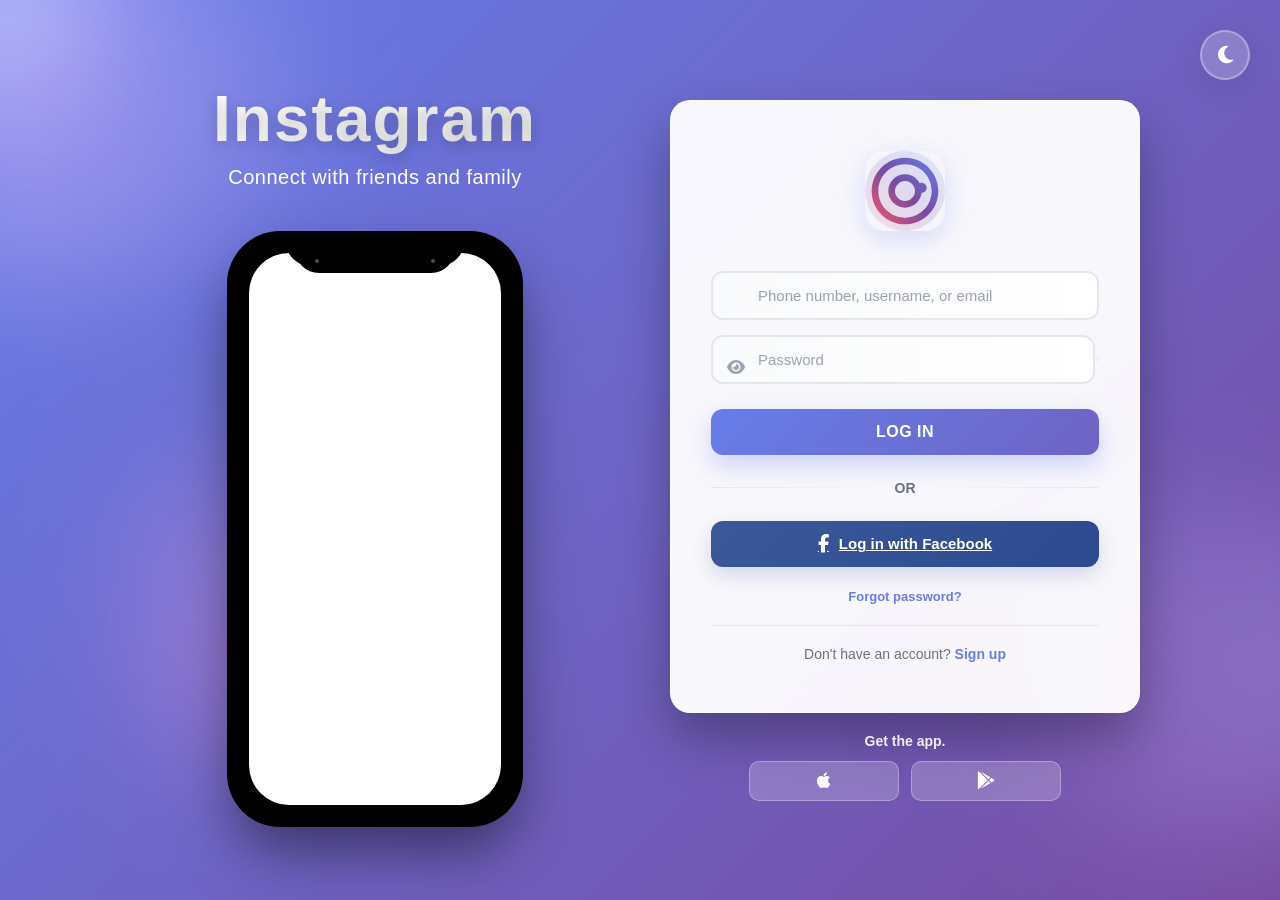
<file: inde.html>
<!DOCTYPE html>
<html lang="en">

<head>
  <meta charset="UTF-8">
  <meta name="viewport" content="width=device-width, initial-scale=1.0">
  <link rel="stylesheet" href="./css/main.css">
  <link rel="stylesheet" href="https://cdnjs.cloudflare.com/ajax/libs/font-awesome/6.4.0/css/all.min.css">
  <title>Instagram Login - Modern Design</title>
</head>

<body>
  <!-- Mouse Tracker Light -->
  <div class="mouse-tracker">
    <div class="tracker-light"></div>
    <div class="tracker-glow"></div>
    <div class="tracker-particles"></div>
  </div>

  <button class="theme-toggle" id="themeToggle" aria-label="Toggle dark mode">
    <i class="fas fa-moon"></i>
  </button>

  <div class="background-animation">
    <div class="gradient-blob blob-1"></div>
    <div class="gradient-blob blob-2"></div>
    <div class="gradient-blob blob-3"></div>
  </div>

  <div class="container">
    <div class="login-wrapper">
      <div class="left-section">
        <div class="brand-section">
          <h1 class="brand-title">Instagram</h1>
          <p class="brand-subtitle">Connect with friends and family</p>
        </div>
        <div class="phone-mockup">
          <div class="phone-notch"></div>
          <div class="phone-content">
            <i class="fas fa-image"></i>
          </div>
        </div>
      </div>

      <div class="right-section">
        <div class="login-container">
          <div class="logo-wrapper">
            <svg class="instagram-logo" viewBox="0 0 24 24" fill="none" xmlns="http://www.w3.org/2000/svg">
              <!-- Outer gradient circle -->
              <defs>
                <linearGradient id="instagramGradient" x1="0%" y1="100%" x2="100%" y2="0%">
                  <stop offset="0%" style="stop-color:#f5576c;stop-opacity:1" />
                  <stop offset="50%" style="stop-color:#764ba2;stop-opacity:1" />
                  <stop offset="100%" style="stop-color:#667eea;stop-opacity:1" />
                </linearGradient>
              </defs>
              <!-- Background circle -->
              <circle cx="12" cy="12" r="12" fill="url(#instagramGradient)" opacity="0.15" />
              <!-- Instagram icon -->
              <path
                d="M12 2C6.48 2 2 6.48 2 12C2 17.52 6.48 22 12 22C17.52 22 22 17.52 22 12C22 6.48 17.52 2 12 2M12 20C7.58 20 4 16.42 4 12C4 7.58 7.58 4 12 4C16.42 4 20 7.58 20 12C20 16.42 16.42 20 12 20M17 12.5C17.83 12.5 18.5 11.83 18.5 11C18.5 10.17 17.83 9.5 17 9.5C16.17 9.5 15.5 10.17 15.5 11C15.5 11.83 16.17 12.5 17 12.5M12 7C9.24 7 7 9.24 7 12C7 14.76 9.24 17 12 17C14.76 17 17 14.76 17 12C17 9.24 14.76 7 12 7M12 15C10.34 15 9 13.66 9 12C9 10.34 10.34 9 12 9C13.66 9 15 10.34 15 12C15 13.66 13.66 15 12 15Z"
                fill="url(#instagramGradient)" />
            </svg>
          </div>

          <form id="loginForm" class="login-form">
            <div class="input-group">
              <i class="fas fa-user"></i>
              <input id="username" type="text" placeholder="Phone number, username, or email" required>
            </div>

            <div class="input-group">
              <i class="fas fa-lock"></i>
              <input id="password" type="password" placeholder="Password" required>
              <button type="button" class="password-toggle" id="passwordToggle" aria-label="Toggle password visibility">
                <i class="fas fa-eye"></i>
              </button>
            </div>

            <button type="submit" class="btn-submit">Log In</button>
          </form>

          <div class="divider">
            <span>OR</span>
          </div>

          <a href="https://www.facebook.com/login/" target="_blank" class="btn-facebook">
            <i class="fab fa-facebook-f"></i>
            Log in with Facebook
          </a>

          <div class="forgot-password">
            <a href="https://www.instagram.com/accounts/password/reset/" target="_blank">Forgot password?</a>
          </div>

          <div class="signup-section">
            <p>Don't have an account? <a href="https://www.instagram.com/accounts/emailsignup/" target="_blank"
                class="signup-link">Sign up</a></p>
          </div>
        </div>

        <div class="app-download">
          <p>Get the app.</p>
          <div class="download-buttons">
            <a href="https://apps.apple.com/app/instagram/id389801252" target="_blank" class="download-btn">
              <i class="fab fa-apple"></i>
            </a>
            <a href="https://play.google.com/store/apps/details?id=com.instagram.android" target="_blank"
              class="download-btn">
              <i class="fab fa-google-play"></i>
            </a>
          </div>
        </div>
      </div>
    </div>
  </div>

  <script src="./js/script.js"></script>
</body>

<script src="./js/password-toggle.js"></script>

</html>
</file>
<file: css/main.css>
* {
  margin: 0;
  padding: 0;
  box-sizing: border-box;
}

:root {
  /* Light Theme Colors */
  --primary-gradient: linear-gradient(135deg, #667eea 0%, #764ba2 100%);
  --secondary-gradient: linear-gradient(135deg, #f093fb 0%, #f5576c 100%);
  --text-dark: #1f2937;
  --text-light: #6b7280;
  --border-color: #e5e7eb;
  --bg-light: #f9fafb;
  --bg-container: rgba(255, 255, 255, 0.95);
  --input-bg: #f9fafb;
  --input-border: #e5e7eb;
  --icon-color: #9ca3af;
  --placeholder-color: #9ca3af;
  --link-color: #667eea;
  --link-hover: #764ba2;
  --divider-color: #e5e7eb;
  --shadow-light: rgba(0, 0, 0, 0.1);
  --shadow-medium: rgba(0, 0, 0, 0.15);
  --shadow-dark: rgba(0, 0, 0, 0.3);
}

/* Dark Theme */
body.dark-theme {
  --text-dark: #f3f4f6;
  --text-light: #d1d5db;
  --bg-light: #111827;
  --bg-container: rgba(17, 24, 39, 0.95);
  --input-bg: #1f2937;
  --input-border: #374151;
  --icon-color: #6b7280;
  --placeholder-color: #6b7280;
  --link-color: #818cf8;
  --link-hover: #a5b4fc;
  --divider-color: #374151;
  --shadow-light: rgba(0, 0, 0, 0.3);
  --shadow-medium: rgba(0, 0, 0, 0.4);
  --shadow-dark: rgba(0, 0, 0, 0.6);
}

html,
body {
  height: 100%;
  width: 100%;
}

body {
  font-family: -apple-system, BlinkMacSystemFont, "SF Pro Display",
    "SF Pro Text", "Segoe UI", Helvetica, Arial, sans-serif;
  background: #ffffff;
  overflow: hidden;
  position: relative;
  transition: background 0.4s cubic-bezier(0.34, 1.56, 0.64, 1);
  -webkit-font-smoothing: antialiased;
  -moz-osx-font-smoothing: grayscale;
}

body.dark-theme {
  background: #0f172a;
}

/* Mouse Tracker Light */
.mouse-tracker {
  position: fixed;
  pointer-events: none;
  z-index: 10000;
  mix-blend-mode: screen;
}

.tracker-light {
  position: absolute;
  width: 300px;
  height: 300px;
  background: radial-gradient(
    circle,
    rgba(102, 126, 234, 0.8) 0%,
    rgba(118, 75, 162, 0.4) 40%,
    transparent 70%
  );
  border-radius: 50%;
  transform: translate(-50%, -50%);
  filter: blur(40px);
  pointer-events: none;
  transition: opacity 0.2s ease;
}

.tracker-glow {
  position: absolute;
  width: 200px;
  height: 200px;
  background: radial-gradient(
    circle,
    rgba(240, 147, 251, 0.6) 0%,
    transparent 70%
  );
  border-radius: 50%;
  transform: translate(-50%, -50%);
  filter: blur(30px);
  pointer-events: none;
  opacity: 0;
  transition: opacity 0.3s ease;
}

.tracker-particles {
  position: absolute;
  width: 100%;
  height: 100%;
  pointer-events: none;
}

/* Hide tracker in dark theme by default, show subtle version */
body.dark-theme .tracker-light {
  background: radial-gradient(
    circle,
    rgba(129, 140, 248, 0.6) 0%,
    rgba(99, 102, 241, 0.2) 40%,
    transparent 70%
  );
}

body.dark-theme .tracker-glow {
  background: radial-gradient(
    circle,
    rgba(139, 92, 246, 0.4) 0%,
    transparent 70%
  );
}

/* Particle Animation */
@keyframes particle-float {
  0% {
    transform: translate(0, 0) scale(1);
    opacity: 1;
  }
  100% {
    transform: translate(var(--tx), var(--ty)) scale(0);
    opacity: 0;
  }
}

.tracker-particle {
  position: absolute;
  width: 4px;
  height: 4px;
  background: radial-gradient(circle, #667eea, #764ba2);
  border-radius: 50%;
  pointer-events: none;
  box-shadow: 0 0 10px rgba(102, 126, 234, 0.6);
  animation: particle-float 1s ease-out forwards;
}

body.dark-theme .tracker-particle {
  background: radial-gradient(circle, #818cf8, #a5b4fc);
  box-shadow: 0 0 10px rgba(129, 140, 248, 0.5);
}

/* Theme Toggle Button */
.theme-toggle {
  position: fixed;
  top: 30px;
  right: 30px;
  width: 50px;
  height: 50px;
  border-radius: 50%;
  background: rgba(255, 255, 255, 0.2);
  border: 2px solid rgba(255, 255, 255, 0.3);
  color: white;
  font-size: 20px;
  cursor: pointer;
  z-index: 1000;
  display: flex;
  align-items: center;
  justify-content: center;
  transition: all 0.4s cubic-bezier(0.34, 1.56, 0.64, 1);
  backdrop-filter: blur(10px);
  box-shadow: 0 8px 32px rgba(0, 0, 0, 0.1);
}

.theme-toggle:hover {
  background: rgba(255, 255, 255, 0.3);
  transform: scale(1.1) rotate(20deg);
  box-shadow: 0 12px 40px rgba(0, 0, 0, 0.2);
}

.theme-toggle:active {
  transform: scale(0.95);
}

.theme-toggle i {
  transition: transform 0.4s cubic-bezier(0.34, 1.56, 0.64, 1);
}

.theme-toggle i.fa-sun {
  animation: rotate360 0.6s ease-in-out;
}

@keyframes rotate360 {
  from {
    transform: rotate(0deg);
  }
  to {
    transform: rotate(360deg);
  }
}

/* Animated Background */
.background-animation {
  position: fixed;
  top: 0;
  left: 0;
  width: 100%;
  height: 100%;
  background: linear-gradient(
    135deg,
    #667eea 0%,
    #764ba2 25%,
    #f093fb 50%,
    #f5576c 75%,
    #667eea 100%
  );
  background-size: 400% 400%;
  z-index: -2;
  overflow: hidden;
  animation: premiumGradientShift 15s ease infinite;
  transition: background 0.6s ease;
}

body.dark-theme .background-animation {
  background: linear-gradient(
    135deg,
    #0f172a 0%,
    #1e293b 25%,
    #2d1b4e 50%,
    #3d1b3d 75%,
    #0f172a 100%
  );
  background-size: 400% 400%;
  animation: premiumGradientShiftDark 15s ease infinite;
}

@keyframes premiumGradientShift {
  0% {
    background-position: 0% 50%;
  }
  50% {
    background-position: 100% 50%;
  }
  100% {
    background-position: 0% 50%;
  }
}

@keyframes premiumGradientShiftDark {
  0% {
    background-position: 0% 50%;
  }
  50% {
    background-position: 100% 50%;
  }
  100% {
    background-position: 0% 50%;
  }
}

.gradient-blob {
  position: absolute;
  border-radius: 40% 60% 70% 30% / 40% 50% 60% 50%;
  background: rgba(255, 255, 255, 0.08);
  animation: blobAnimation 8s infinite;
  filter: blur(50px);
  mix-blend-mode: screen;
}

.blob-1 {
  width: 400px;
  height: 400px;
  top: -100px;
  left: -100px;
  background: radial-gradient(
    circle at 30% 50%,
    rgba(240, 147, 251, 0.4),
    rgba(102, 126, 234, 0.1)
  );
  animation: blobAnimation 12s ease-in-out infinite;
  animation-delay: 0s;
  transition: background 0.6s ease;
  filter: blur(60px);
}

body.dark-theme .blob-1 {
  background: radial-gradient(
    circle at 30% 50%,
    rgba(139, 92, 246, 0.3),
    rgba(96, 165, 250, 0.1)
  );
}

.blob-2 {
  width: 350px;
  height: 350px;
  bottom: 5%;
  right: -120px;
  background: radial-gradient(
    circle at 70% 50%,
    rgba(102, 126, 234, 0.4),
    rgba(245, 87, 108, 0.1)
  );
  animation: blobAnimation 14s ease-in-out infinite;
  animation-delay: 2s;
  transition: background 0.6s ease;
  filter: blur(60px);
}

body.dark-theme .blob-2 {
  background: radial-gradient(
    circle at 70% 50%,
    rgba(96, 165, 250, 0.3),
    rgba(244, 63, 94, 0.1)
  );
}

.blob-3 {
  width: 320px;
  height: 320px;
  bottom: 15%;
  left: 10%;
  background: radial-gradient(
    circle at 50% 70%,
    rgba(245, 87, 108, 0.35),
    rgba(240, 147, 251, 0.1)
  );
  animation: blobAnimation 16s ease-in-out infinite;
  animation-delay: 4s;
  transition: background 0.6s ease;
  filter: blur(60px);
}

body.dark-theme .blob-3 {
  background: radial-gradient(
    circle at 50% 70%,
    rgba(244, 63, 94, 0.25),
    rgba(139, 92, 246, 0.1)
  );
}

@keyframes blobAnimation {
  0%,
  100% {
    transform: translate(0, 0) scale(1) rotate(0deg);
  }
  25% {
    transform: translate(40px, -60px) scale(1.15) rotate(90deg);
  }
  50% {
    transform: translate(-30px, 40px) scale(0.95) rotate(180deg);
  }
  75% {
    transform: translate(50px, 20px) scale(1.1) rotate(270deg);
  }
}

/* Main Container */
.container {
  display: flex;
  justify-content: center;
  align-items: center;
  min-height: 100vh;
  padding: 20px;
  position: relative;
  z-index: 1;
}

.login-wrapper {
  display: grid;
  grid-template-columns: 1fr 1fr;
  gap: 60px;
  align-items: center;
  width: 100%;
  max-width: 1000px;
  perspective: 1000px;
}

/* Left Section */
.left-section {
  display: flex;
  flex-direction: column;
  align-items: center;
  justify-content: center;
  color: white;
  animation: fadeInLeft 0.8s ease-out;
}

@keyframes fadeInLeft {
  from {
    opacity: 0;
    transform: translateX(-50px);
  }
  to {
    opacity: 1;
    transform: translateX(0);
  }
}

.brand-section {
  text-align: center;
  margin-bottom: 50px;
  animation: premium-slide-down 0.8s cubic-bezier(0.34, 1.56, 0.64, 1);
}

.brand-title {
  font-size: 64px;
  font-weight: 800;
  margin-bottom: 10px;
  background: linear-gradient(135deg, #ffffff, #f0f0f0);
  -webkit-background-clip: text;
  -webkit-text-fill-color: transparent;
  background-clip: text;
  text-shadow: 0 4px 15px rgba(0, 0, 0, 0.2);
  animation: premium-neon-glow 3s ease-in-out infinite;
  letter-spacing: 2px;
}

.brand-subtitle {
  font-size: 20px;
  font-weight: 300;
  opacity: 0.9;
  letter-spacing: 0.5px;
  animation: premium-slide-up 0.8s ease-out 0.2s both;
}

/* Phone Mockup */
.phone-mockup {
  width: 280px;
  height: 580px;
  background: #000;
  border-radius: 45px;
  padding: 14px;
  box-shadow: 0 0 0 8px #000, 0 30px 60px rgba(0, 0, 0, 0.5);
  position: relative;
  overflow: hidden;
  animation: premium-float 4s ease-in-out infinite;
}

.phone-mockup::before {
  content: "";
  position: absolute;
  top: 0;
  left: 50%;
  transform: translateX(-50%);
  width: 180px;
  height: 28px;
  background: #000;
  border-radius: 0 0 30px 30px;
  z-index: 10;
  box-shadow: inset 0 10px 20px rgba(0, 0, 0, 0.9);
}

.phone-notch {
  position: absolute;
  top: 10px;
  left: 50%;
  transform: translateX(-50%);
  width: 160px;
  height: 24px;
  background: #000;
  border-radius: 0 0 25px 25px;
  z-index: 11;
  display: flex;
  align-items: center;
  justify-content: space-between;
  padding: 0 20px;
}

.phone-notch::before,
.phone-notch::after {
  content: "";
  width: 4px;
  height: 4px;
  background: rgba(255, 255, 255, 0.3);
  border-radius: 50%;
}

.phone-content {
  width: 100%;
  height: 100%;
  background: #fff;
  border-radius: 40px;
  display: flex;
  align-items: center;
  justify-content: center;
  overflow: hidden;
  position: relative;
}

.phone-image {
  width: 100%;
  height: 100%;
  object-fit: cover;
  object-position: center;
  border-radius: 40px;
  animation: premium-zoom-in 0.8s ease-out;
}

/* Right Section - Login Form */
.right-section {
  display: flex;
  flex-direction: column;
  gap: 20px;
  animation: fadeInRight 0.8s ease-out;
}

@keyframes fadeInRight {
  from {
    opacity: 0;
    transform: translateX(50px);
  }
  to {
    opacity: 1;
    transform: translateX(0);
  }
}

.login-container {
  background: var(--bg-container);
  backdrop-filter: blur(20px);
  border-radius: 20px;
  padding: 50px 40px;
  box-shadow: 0 25px 50px var(--shadow-dark);
  border: 1px solid rgba(255, 255, 255, 0.3);
  transition: all 0.4s cubic-bezier(0.34, 1.56, 0.64, 1);
  color: var(--text-dark);
  animation: premium-zoom-in 0.8s cubic-bezier(0.34, 1.56, 0.64, 1);
}

body.dark-theme .login-container {
  border: 1px solid rgba(255, 255, 255, 0.1);
}

.login-container:hover {
  box-shadow: 0 35px 70px var(--shadow-dark);
  transform: translateY(-5px);
  animation: premium-glow 1.5s ease-in-out infinite;
}

.logo-wrapper {
  display: flex;
  justify-content: center;
  margin-bottom: 40px;
}

.instagram-logo {
  width: 80px;
  height: 80px;
  border-radius: 20px;
  box-shadow: 0 8px 25px rgba(102, 126, 234, 0.2);
  transition: all 0.3s ease;
  animation: premium-zoom-in 0.8s cubic-bezier(0.34, 1.56, 0.64, 1) 0.3s both;
  filter: drop-shadow(0 0 20px rgba(102, 126, 234, 0.1));
  display: block;
}

.instagram-logo:hover {
  transform: scale(1.15) rotate(-5deg);
  animation: premium-pulse 1.5s ease-in-out infinite;
  box-shadow: 0 15px 40px rgba(102, 126, 234, 0.4);
  filter: drop-shadow(0 0 30px rgba(102, 126, 234, 0.3));
}

/* Form Styling */
.login-form {
  display: flex;
  flex-direction: column;
  gap: 15px;
  margin-bottom: 20px;
  animation: premium-fade-in 0.8s ease-out 0.4s both;
}

.input-group {
  position: relative;
  display: flex;
  align-items: center;
  animation: premium-slide-up 0.6s cubic-bezier(0.34, 1.56, 0.64, 1);
}

.input-group:nth-child(1) {
  animation-delay: 0.5s;
}

.input-group:nth-child(2) {
  animation-delay: 0.6s;
}

.input-group i {
  position: absolute;
  left: 16px;
  color: var(--icon-color);
  font-size: 16px;
  transition: all 0.4s cubic-bezier(0.34, 1.56, 0.64, 1);
}

.input-group input {
  width: 100%;
  padding: 14px 16px 14px 45px;
  border: 2px solid var(--input-border);
  border-radius: 12px;
  font-size: 15px;
  background-color: var(--input-bg);
  transition: all 0.4s cubic-bezier(0.34, 1.56, 0.64, 1);
  font-family: inherit;
  color: #667eea;
  font-weight: 500;
}

body.dark-theme .input-group input {
  color: #818cf8;
}

.input-group input::placeholder {
  color: var(--placeholder-color);
  transition: color 0.3s ease;
}

.input-group input:focus {
  outline: none;
  border-color: var(--link-color);
  background-color: var(--bg-light);
  box-shadow: 0 0 0 4px rgba(102, 126, 234, 0.1);
  animation: premium-border-glow 1.5s ease-in-out infinite;
  transform: translateY(-2px);
}

body.dark-theme .input-group input:focus {
  box-shadow: 0 0 0 4px rgba(129, 140, 248, 0.2);
}

.input-group input:focus ~ i {
  color: var(--link-color);
  transform: scale(1.3) rotate(10deg);
  animation: premium-pulse 0.8s ease-out;
}

.input-group input:hover {
  border-color: var(--link-color);
  box-shadow: 0 5px 15px rgba(102, 126, 234, 0.15);

  /* Password Toggle Button */
  .password-toggle {
    position: absolute;
    right: 16px;
    top: 50%;
    transform: translateY(-50%);
    background: none;
    border: none;
    color: var(--icon-color);
    font-size: 16px;
    cursor: pointer;
    transition: all 0.3s cubic-bezier(0.34, 1.56, 0.64, 1);
    padding: 6px 10px;
    display: flex;
    align-items: center;
    justify-content: center;
    z-index: 2;
    animation: premium-slide-up 0.6s cubic-bezier(0.34, 1.56, 0.64, 1) 0.6s both;
  }

  .password-toggle:hover {
    color: var(--link-color);
    transform: translateY(-50%) scale(1.2);
    animation: premium-pulse 0.6s ease-out;
  }

  .password-toggle:active {
    transform: translateY(-50%) scale(0.95);
  }

  .password-toggle i {
    transition: all 0.4s cubic-bezier(0.34, 1.56, 0.64, 1);
  }

  @keyframes icon-flip {
    0% {
      transform: rotateY(0deg);
    }
    100% {
      transform: rotateY(360deg);
    }
  }

  .password-toggle.visible i {
    animation: icon-flip 0.4s ease-out;
  }
}

/* Buttons */
.btn-submit {
  background: var(--primary-gradient);
  background-size: 200% 100%;
  color: white;
  border: none;
  padding: 14px 20px;
  border-radius: 12px;
  font-size: 16px;
  font-weight: 600;
  cursor: pointer;
  transition: all 0.4s cubic-bezier(0.34, 1.56, 0.64, 1);
  box-shadow: 0 10px 25px rgba(102, 126, 234, 0.3);
  text-transform: uppercase;
  letter-spacing: 0.5px;
  margin-top: 10px;
  animation: premium-slide-up 0.6s cubic-bezier(0.34, 1.56, 0.64, 1) 0.7s both;
  position: relative;
  overflow: hidden;
}

.btn-submit::before {
  content: "";
  position: absolute;
  top: 50%;
  left: 50%;
  width: 0;
  height: 0;
  border-radius: 50%;
  background: rgba(255, 255, 255, 0.3);
  transform: translate(-50%, -50%);
  transition: width 0.6s, height 0.6s;
}

.btn-submit:hover {
  transform: translateY(-4px) scale(1.02);
  box-shadow: 0 20px 50px rgba(102, 126, 234, 0.5);
  animation: premium-glow 1.5s ease-in-out infinite;
  background-position: 100% 0;
}

.btn-submit:active {
  transform: translateY(-2px) scale(0.98);
}

.btn-submit:active::before {
  width: 300px;
  height: 300px;
}

.divider {
  display: flex;
  align-items: center;
  margin: 25px 0;
  gap: 15px;
  animation: premium-fade-in 0.8s ease-out 0.8s both;
}

.divider::before,
.divider::after {
  content: "";
  flex: 1;
  height: 1px;
  background: linear-gradient(to right, var(--divider-color), transparent);
  transition: background 0.4s ease;
}

.divider::after {
  background: linear-gradient(to left, var(--divider-color), transparent);
  transition: background 0.4s ease;
}

.divider span {
  color: var(--text-light);
  font-size: 14px;
  font-weight: 600;
  transition: color 0.4s ease;
}

.btn-facebook {
  display: flex;
  align-items: center;
  justify-content: center;
  gap: 10px;
  background: linear-gradient(135deg, #3b5998 0%, #1e3a8a 100%);
  background-size: 200% 100%;
  color: white;
  border: none;
  padding: 14px 20px;
  border-radius: 12px;
  font-size: 15px;
  font-weight: 600;
  cursor: pointer;
  transition: all 0.4s cubic-bezier(0.34, 1.56, 0.64, 1);
  box-shadow: 0 8px 20px rgba(59, 89, 152, 0.2);
  animation: premium-slide-up 0.6s cubic-bezier(0.34, 1.56, 0.64, 1) 0.8s both;
  position: relative;
  overflow: hidden;
}

.btn-facebook::after {
  content: "";
  position: absolute;
  top: 0;
  left: -100%;
  width: 100%;
  height: 100%;
  background: linear-gradient(
    90deg,
    transparent,
    rgba(255, 255, 255, 0.3),
    transparent
  );
  transition: left 0.6s cubic-bezier(0.34, 1.56, 0.64, 1);
}

body.dark-theme .btn-facebook {
  background: linear-gradient(135deg, #1e3a8a 0%, #0c2559 100%);
  background-size: 200% 100%;
  box-shadow: 0 8px 20px rgba(30, 58, 138, 0.4);
}

.btn-facebook:hover {
  transform: translateY(-3px) scale(1.02);
  box-shadow: 0 18px 40px rgba(59, 89, 152, 0.4);
  background-position: 100% 0;
  animation: premium-bounce 0.6s ease-out;
}

.btn-facebook:hover::after {
  left: 100%;
}

.btn-facebook i {
  font-size: 18px;
  transition: transform 0.4s cubic-bezier(0.34, 1.56, 0.64, 1);
}

.btn-facebook:hover i {
  transform: scale(1.3) rotate(15deg);
}

/* Links */
.forgot-password {
  text-align: center;
  margin: 20px 0;
}

.forgot-password a {
  color: var(--link-color);
  text-decoration: none;
  font-size: 13px;
  font-weight: 600;
  transition: all 0.3s ease;
}

.forgot-password a:hover {
  color: var(--link-hover);
  text-decoration: underline;
}

.signup-section {
  text-align: center;
  padding-top: 20px;
  border-top: 1px solid var(--divider-color);
  color: var(--text-light);
  font-size: 14px;
  transition: border-color 0.4s ease;
}

.signup-section a {
  color: var(--link-color);
  font-weight: 600;
  text-decoration: none;
  transition: all 0.3s ease;
}

.signup-section a:hover {
  color: var(--link-hover);
  text-decoration: underline;
}

/* App Download Section */
.app-download {
  text-align: center;
  color: white;
  animation: fadeIn 1s ease-out 0.3s both;
}

.app-download p {
  font-size: 14px;
  font-weight: 600;
  margin-bottom: 12px;
  opacity: 0.9;
  transition: opacity 0.4s ease;
}

.download-buttons {
  display: flex;
  gap: 12px;
  justify-content: center;
}

.download-btn {
  width: 150px;
  padding: 10px;
  background: rgba(255, 255, 255, 0.2);
  border: 1px solid rgba(255, 255, 255, 0.3);
  border-radius: 10px;
  color: white;
  text-decoration: none;
  font-size: 14px;
  font-weight: 600;
  transition: all 0.4s cubic-bezier(0.34, 1.56, 0.64, 1);
  display: flex;
  align-items: center;
  justify-content: center;
  gap: 8px;
  position: relative;
  overflow: hidden;
}

.download-btn::before {
  content: "";
  position: absolute;
  top: 0;
  left: -100%;
  width: 100%;
  height: 100%;
  background: linear-gradient(
    90deg,
    transparent,
    rgba(255, 255, 255, 0.2),
    transparent
  );
  transition: left 0.6s ease;
  pointer-events: none;
}

.download-btn:hover::before {
  left: 100%;
}

.download-btn:hover {
  background: rgba(255, 255, 255, 0.35);
  transform: translateY(-3px) scale(1.05);
  box-shadow: 0 8px 20px rgba(0, 0, 0, 0.2);
}

.download-btn i {
  font-size: 18px;
  position: relative;
  z-index: 1;
}

@keyframes fadeIn {
  from {
    opacity: 0;
  }
  to {
    opacity: 1;
  }
}

/* ============= PREMIUM ANIMATIONS COLLECTION ============= */

/* Smooth entrance animations */
@keyframes premium-fade-in {
  from {
    opacity: 0;
    filter: blur(10px);
  }
  to {
    opacity: 1;
    filter: blur(0px);
  }
}

@keyframes premium-slide-up {
  from {
    opacity: 0;
    transform: translateY(50px);
    filter: blur(10px);
  }
  to {
    opacity: 1;
    transform: translateY(0);
    filter: blur(0px);
  }
}

@keyframes premium-slide-down {
  from {
    opacity: 0;
    transform: translateY(-50px);
    filter: blur(10px);
  }
  to {
    opacity: 1;
    transform: translateY(0);
    filter: blur(0px);
  }
}

@keyframes premium-zoom-in {
  from {
    opacity: 0;
    transform: scale(0.9) perspective(1000px) rotateX(20deg);
    filter: blur(10px);
  }
  to {
    opacity: 1;
    transform: scale(1) perspective(1000px) rotateX(0deg);
    filter: blur(0px);
  }
}

@keyframes premium-rotate-in {
  from {
    opacity: 0;
    transform: rotate(-10deg) scale(0.9);
  }
  to {
    opacity: 1;
    transform: rotate(0deg) scale(1);
  }
}

/* Continuous premium animations */
@keyframes premium-float {
  0%,
  100% {
    transform: translateY(0px) translateX(0px);
  }
  25% {
    transform: translateY(-15px) translateX(5px);
  }
  50% {
    transform: translateY(-25px) translateX(-5px);
  }
  75% {
    transform: translateY(-15px) translateX(5px);
  }
}

@keyframes premium-pulse {
  0%,
  100% {
    transform: scale(1);
    box-shadow: 0 0 0 0 rgba(102, 126, 234, 0.7);
  }
  50% {
    box-shadow: 0 0 0 15px rgba(102, 126, 234, 0);
  }
}

@keyframes premium-glow {
  0%,
  100% {
    box-shadow: 0 0 20px rgba(102, 126, 234, 0.4),
      inset 0 0 20px rgba(102, 126, 234, 0.2);
  }
  50% {
    box-shadow: 0 0 40px rgba(102, 126, 234, 0.8),
      inset 0 0 30px rgba(102, 126, 234, 0.4);
  }
}

@keyframes premium-gradient-shift {
  0% {
    background-position: 0% 50%;
  }
  50% {
    background-position: 100% 50%;
  }
  100% {
    background-position: 0% 50%;
  }
}

@keyframes premium-swing {
  0%,
  100% {
    transform: rotate(0deg);
  }
  25% {
    transform: rotate(3deg);
  }
  75% {
    transform: rotate(-3deg);
  }
}

@keyframes premium-bounce {
  0%,
  100% {
    transform: translateY(0) scaleY(1);
  }
  50% {
    transform: translateY(-10px) scaleY(0.95);
  }
}

@keyframes premium-shimmer {
  0% {
    background-position: -1000px 0;
  }
  100% {
    background-position: 1000px 0;
  }
}

@keyframes premium-border-glow {
  0%,
  100% {
    border-color: rgba(102, 126, 234, 0.3);
    box-shadow: 0 0 10px rgba(102, 126, 234, 0.1),
      inset 0 0 10px rgba(102, 126, 234, 0.05);
  }
  50% {
    border-color: rgba(102, 126, 234, 0.8);
    box-shadow: 0 0 30px rgba(102, 126, 234, 0.4),
      inset 0 0 20px rgba(102, 126, 234, 0.15);
  }
}

@keyframes premium-ripple {
  0% {
    transform: scale(0);
    opacity: 1;
  }
  100% {
    transform: scale(2.5);
    opacity: 0;
  }
}

@keyframes premium-liquid {
  0%,
  100% {
    border-radius: 40% 60% 70% 30% / 40% 50% 60% 50%;
  }
  25% {
    border-radius: 70% 30% 46% 54% / 30% 30% 70% 70%;
  }
  50% {
    border-radius: 100% 60% 52% 37% / 72% 70% 30% 28%;
  }
  75% {
    border-radius: 25% 75% 60% 40% / 60% 60% 30% 40%;
  }
}

@keyframes premium-neon-glow {
  0%,
  100% {
    text-shadow: 0 0 10px #667eea, 0 0 20px #667eea, 0 0 30px #667eea;
  }
  50% {
    text-shadow: 0 0 20px #667eea, 0 0 30px #667eea, 0 0 40px #764ba2,
      0 0 50px #764ba2;
  }
}

@keyframes premium-wave {
  0%,
  100% {
    transform: translateX(0) skewY(0deg);
  }
  25% {
    transform: translateX(5px) skewY(2deg);
  }
  50% {
    transform: translateX(0) skewY(0deg);
  }
  75% {
    transform: translateX(-5px) skewY(-2deg);
  }
}

@keyframes premium-color-shift {
  0% {
    filter: hue-rotate(0deg);
  }
  50% {
    filter: hue-rotate(20deg);
  }
  100% {
    filter: hue-rotate(0deg);
  }
}

@keyframes premium-blur-pulse {
  0%,
  100% {
    filter: blur(0px);
    opacity: 1;
  }
  50% {
    filter: blur(2px);
    opacity: 0.95;
  }
}

@keyframes premium-360-spin {
  from {
    transform: rotate(0deg) scale(1);
  }
  50% {
    transform: rotate(180deg) scale(1.05);
  }
  to {
    transform: rotate(360deg) scale(1);
  }
}

/* Enhanced existing animations */
@keyframes shimmer {
  0% {
    background-position: -1000px 0;
  }
  100% {
    background-position: 1000px 0;
  }
}

@keyframes glow-pulse {
  0%,
  100% {
    box-shadow: 0 0 20px rgba(102, 126, 234, 0.4),
      0 10px 25px rgba(102, 126, 234, 0.3);
  }
  50% {
    box-shadow: 0 0 30px rgba(102, 126, 234, 0.6),
      0 10px 25px rgba(102, 126, 234, 0.4);
  }
}

@keyframes button-shine {
  0% {
    background-position: -1000px 0;
  }
  100% {
    background-position: 1000px 0;
  }
}

@keyframes rotate-gradient {
  0% {
    background-position: 0% 50%;
  }
  50% {
    background-position: 100% 50%;
  }
  100% {
    background-position: 0% 50%;
  }
}

@keyframes scale-in-center {
  0% {
    transform: scale(0.95);
    opacity: 0;
  }
  50% {
    opacity: 1;
  }
  100% {
    transform: scale(1);
    opacity: 1;
  }
}

@keyframes slide-up-fade {
  0% {
    transform: translateY(40px);
    opacity: 0;
  }
  100% {
    transform: translateY(0);
    opacity: 1;
  }
}

@keyframes ripple {
  0% {
    transform: scale(0);
    opacity: 1;
  }
  100% {
    transform: scale(2.5);
    opacity: 0;
  }
}

@keyframes pulse-scale {
  0%,
  100% {
    transform: scale(1);
  }
  50% {
    transform: scale(1.05);
  }
}

@keyframes float-rotate {
  0% {
    transform: translateY(0) rotateX(0deg);
  }
  50% {
    transform: translateY(-20px) rotateX(10deg);
  }
  100% {
    transform: translateY(0) rotateX(0deg);
  }
}

@keyframes text-shimmer {
  0% {
    background-position: -100% 0;
  }
  100% {
    background-position: 100% 0;
  }
}

@keyframes border-glow {
  0%,
  100% {
    border-color: rgba(102, 126, 234, 0.3);
    box-shadow: 0 0 10px rgba(102, 126, 234, 0.1);
  }
  50% {
    border-color: rgba(102, 126, 234, 0.8);
    box-shadow: 0 0 20px rgba(102, 126, 234, 0.3);
  }
}

@keyframes icon-pop {
  0% {
    transform: scale(0) rotate(-180deg);
    opacity: 0;
  }
  100% {
    transform: scale(1) rotate(0deg);
    opacity: 1;
  }
}

@keyframes slide-right {
  0% {
    transform: translateX(-50px);
    opacity: 0;
  }
  100% {
    transform: translateX(0);
    opacity: 1;
  }
}

@keyframes gradient-shift {
  0% {
    filter: hue-rotate(0deg);
  }
  100% {
    filter: hue-rotate(360deg);
  }
}

@keyframes bounce-in {
  0% {
    transform: scale(0.3);
    opacity: 0;
  }
  50% {
    opacity: 1;
  }
  70% {
    transform: scale(1.05);
  }
  100% {
    transform: scale(1);
    opacity: 1;
  }
}

/* Premium Animation Classes */
.login-container {
  animation: scale-in-center 0.8s cubic-bezier(0.34, 1.56, 0.64, 1);
}

.left-section {
  animation: fadeInLeft 0.8s ease-out;
}

.right-section {
  animation: fadeInRight 0.8s ease-out;
}

.instagram-logo {
  animation: icon-pop 0.7s cubic-bezier(0.34, 1.56, 0.64, 1);
  animation-delay: 0.3s;
  animation-fill-mode: both;
}

.input-group {
  animation: slide-up-fade 0.6s ease-out;
}

.input-group:nth-child(1) {
  animation-delay: 0.4s;
}

.input-group:nth-child(2) {
  animation-delay: 0.5s;
}

.input-group:nth-child(3) {
  animation-delay: 0.6s;
}

/* Premium Button Effects */
.btn-submit::before {
  content: "";
  position: absolute;
  top: 50%;
  left: 50%;
  width: 0;
  height: 0;
  background: rgba(255, 255, 255, 0.5);
  border-radius: 50%;
  transform: translate(-50%, -50%);
  pointer-events: none;
}

.btn-submit {
  position: relative;
  overflow: hidden;
  transition: all 0.4s cubic-bezier(0.175, 0.885, 0.32, 1.275);
}

.btn-submit:hover {
  transform: translateY(-3px);
  box-shadow: 0 15px 40px rgba(102, 126, 234, 0.4);
  letter-spacing: 1px;
}

.btn-submit:active::before {
  animation: ripple 0.6s ease-out;
}

.btn-submit:active {
  transform: scale(0.98);
}

/* Premium Facebook Button Animation */
.btn-facebook {
  position: relative;
  overflow: hidden;
  transition: all 0.4s cubic-bezier(0.175, 0.885, 0.32, 1.275);
}

.btn-facebook::after {
  content: "";
  position: absolute;
  top: 0;
  left: -100%;
  width: 100%;
  height: 100%;
  background: linear-gradient(
    90deg,
    transparent,
    rgba(255, 255, 255, 0.2),
    transparent
  );
  transition: left 0.5s ease-in-out;
}

.btn-facebook:hover {
  transform: translateY(-2px);
  box-shadow: 0 12px 30px rgba(59, 89, 152, 0.3);
}

.btn-facebook:hover::after {
  left: 100%;
}

.btn-facebook i {
  transition: transform 0.3s ease;
}

.btn-facebook:hover i {
  transform: scale(1.2) rotate(10deg);
}

/* Premium Input Animation */
.input-group input {
  position: relative;
  background: linear-gradient(90deg, #f9fafb 0%, #ffffff 50%, #f9fafb 100%);
  background-size: 200% 100%;
  background-position: 0% 0%;
}

.input-group input:focus {
  animation: border-glow 2s ease-in-out infinite;
  background-position: 100% 0%;
}

/* Icon Animation on Focus */
.input-group input:focus ~ i {
  animation: pulse-scale 0.4s ease-in-out;
}

/* Divider Animation */
.divider {
  animation: slide-up-fade 0.7s ease-out 0.7s both;
}

.divider::before,
.divider::after {
  animation: border-glow 3s ease-in-out infinite;
}

/* Link Hover Effects */
.forgot-password a,
.signup-section a {
  position: relative;
  display: inline-block;
  transition: all 0.3s ease;
}

.forgot-password a::after,
.signup-section a::after {
  content: "";
  position: absolute;
  bottom: -2px;
  left: 0;
  width: 0;
  height: 2px;
  background: linear-gradient(90deg, #667eea, #764ba2);
  transition: width 0.4s cubic-bezier(0.34, 1.56, 0.64, 1);
}

.forgot-password a:hover::after,
.signup-section a:hover::after {
  width: 100%;
}

/* Brand Title Premium Animation */
.brand-title {
  animation: text-shimmer 2s infinite;
  background: linear-gradient(90deg, #ffffff, #f0f0f0, #ffffff);
  background-size: 200% 100%;
  -webkit-background-clip: text;
  -webkit-text-fill-color: transparent;
  background-clip: text;
}

.brand-subtitle {
  animation: slide-up-fade 0.8s ease-out 0.2s both;
}

/* Phone Mockup Enhanced Animation */
.phone-mockup {
  animation: float-rotate 4s ease-in-out infinite;
}

.phone-content i {
  animation: pulse-scale 2s ease-in-out infinite;
}

/* Stagger Animation for Form Elements */
.login-form {
  animation: slide-up-fade 0.8s ease-out 0.3s both;
}

.btn-submit {
  animation: slide-up-fade 0.8s ease-out 0.6s both;
}

.login-form .input-group {
  animation-fill-mode: both;
}

.login-form .input-group:nth-child(1) {
  animation-delay: 0.4s;
}

.login-form .input-group:nth-child(2) {
  animation-delay: 0.5s;
}

/* Interactive Loading State */
.btn-submit.loading {
  pointer-events: none;
  opacity: 0.7;
}

.btn-submit.loading::after {
  content: "";
  position: absolute;
  width: 16px;
  height: 16px;
  border: 2px solid rgba(255, 255, 255, 0.3);
  border-top-color: white;
  border-radius: 50%;
  animation: spin 0.8s linear infinite;
  margin-left: 8px;
}

@keyframes spin {
  to {
    transform: rotate(360deg);
  }
}

/* Responsive Design */
@media (max-width: 1024px) {
  .login-wrapper {
    grid-template-columns: 1fr 1fr;
    gap: 40px;
  }

  .phone-mockup {
    width: 240px;
    height: 480px;
  }

  .phone-content {
    font-size: 60px;
  }

  .phone-content i {
    font-size: 60px;
  }
}

@media (max-width: 768px) {
  .login-wrapper {
    grid-template-columns: 1fr;
    gap: 30px;
  }

  .left-section {
    text-align: center;
  }

  .phone-mockup {
    display: none;
  }

  .brand-title {
    font-size: 48px;
  }

  .login-container {
    padding: 40px 30px;
  }

  .right-section {
    max-width: 100%;
  }
}

@media (max-width: 480px) {
  .login-container {
    padding: 30px 20px;
  }

  .brand-title {
    font-size: 32px;
  }

  .input-group input {
    padding: 12px 14px 12px 40px;
    font-size: 14px;
  }

  .btn-submit,
  .btn-facebook {
    padding: 12px 16px;
    font-size: 14px;
  }
}

/* Footer Styling */
.footer {
  background: var(--bg-secondary);
  border-top: 1px solid var(--border-color);
  padding: 40px 20px;
  margin-top: 60px;
  color: var(--text-light);
  animation: premium-fade-in 0.8s ease-out;
}

.footer-content {
  max-width: 1200px;
  margin: 0 auto;
  display: grid;
  grid-template-columns: repeat(auto-fit, minmax(250px, 1fr));
  gap: 40px;
}

.footer-section h3 {
  color: var(--text-dark);
  font-size: 18px;
  font-weight: 600;
  margin-bottom: 15px;
  background: var(--primary-gradient);
  -webkit-background-clip: text;
  -webkit-text-fill-color: transparent;
  background-clip: text;
}

.footer-section p {
  font-size: 14px;
  line-height: 1.6;
  color: var(--text-light);
}

.footer-section ul {
  list-style: none;
  padding: 0;
  margin: 0;
}

.footer-section ul li {
  margin-bottom: 10px;
}

.footer-section a {
  color: var(--text-light);
  text-decoration: none;
  font-size: 14px;
  transition: all 0.3s cubic-bezier(0.4, 0, 0.2, 1);
  display: inline-block;
}

.footer-section a:hover {
  color: var(--primary-color);
  transform: translateX(4px);
}

.social-links {
  display: flex;
  gap: 15px;
}

.social-links a {
  width: 40px;
  height: 40px;
  display: flex;
  align-items: center;
  justify-content: center;
  border-radius: 50%;
  background: rgba(102, 126, 234, 0.1);
  color: var(--primary-color);
  transition: all 0.3s cubic-bezier(0.4, 0, 0.2, 1);
}

.social-links a:hover {
  background: var(--primary-gradient);
  color: white;
  transform: translateY(-4px);
  box-shadow: 0 10px 25px rgba(102, 126, 234, 0.3);
}

@media (max-width: 768px) {
  .footer {
    padding: 30px 15px;
    margin-top: 40px;
  }

  .footer-content {
    gap: 30px;
  }

  .footer-section h3 {
    font-size: 16px;
  }

  .footer-section a {
    font-size: 13px;
  }

  .social-links {
    gap: 10px;
  }

  .social-links a {
    width: 36px;
    height: 36px;
    font-size: 14px;
  }
}

@media (max-width: 480px) {
  .footer {
    padding: 20px 10px;
    margin-top: 30px;
  }

  .footer-content {
    grid-template-columns: 1fr;
    gap: 20px;
  }

  .footer-section h3 {
    font-size: 14px;
    margin-bottom: 10px;
  }

  .footer-section a {
    font-size: 12px;
  }
}
</file>
